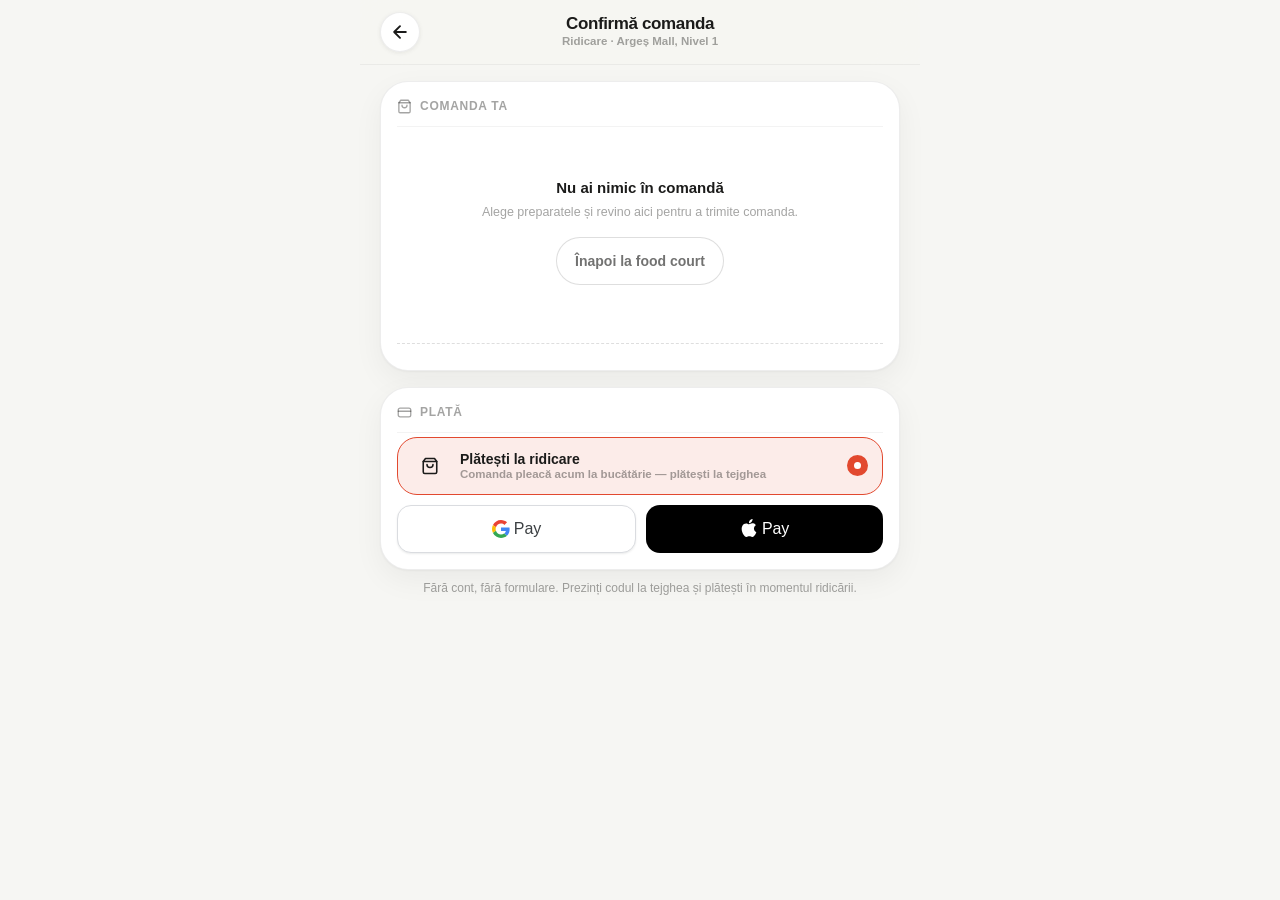
<file: checkout.html>
<!doctype html>
<html lang="ro">
<head>
  <meta charset="utf-8" />
  <meta name="viewport" content="width=device-width, initial-scale=1, viewport-fit=cover" />
  <meta name="theme-color" content="#F6F6F3" />
  <link rel="icon" href="assets/logo.svg" type="image/svg+xml" />
  <title>Confirmă comanda — Muncho Food Court</title>
  <link rel="stylesheet" href="css/main.css?v=40" />
</head>
<body data-page="checkout">

<div class="wrap">
  <header class="site-head">
    <div class="brand-row" style="margin-bottom:0;">
      <a href="index.html" class="round-btn" aria-label="Înapoi la meniu">
        <svg viewBox="0 0 24 24" width="20" height="20" fill="none" stroke="currentColor" stroke-width="2.3" stroke-linecap="round" stroke-linejoin="round"><path d="M19 12H5M12 19l-7-7 7-7"/></svg>
      </a>
      <div style="text-align:center;flex:1;">
        <h2 style="font-size:17px;">Confirmă comanda</h2>
        <p style="font-size:11.5px;color:var(--ink-3);font-weight:700;">Ridicare · Argeș Mall, Nivel 1</p>
      </div>
      <a href="index.html" class="round-btn" style="opacity:0;pointer-events:none;" tabindex="-1" aria-hidden="true">
        <svg viewBox="0 0 24 24" width="20" height="20"></svg>
      </a>
    </div>
  </header>

  <main style="padding-bottom:140px;">
    <div id="booking-form">

      <!-- 1 · The order -->
      <section class="page-pad" style="padding-top:16px;" aria-label="Preparatele comandate">
        <div class="card">
          <div class="card-head">
            <svg viewBox="0 0 24 24" width="15" height="15" fill="none" stroke="currentColor" stroke-width="2.1" stroke-linecap="round" stroke-linejoin="round"><path d="M6 2 3 6v14a2 2 0 0 0 2 2h14a2 2 0 0 0 2-2V6l-3-4z"/><path d="M3 6h18M16 10a4 4 0 0 1-8 0"/></svg>
            Comanda ta
          </div>
          <div id="checkout-items"></div>
          <div class="totals num" id="checkout-totals"></div>
        </div>
      </section>

      <!-- 2 · Instant-to-kitchen note (no hour reservation — the order goes out now) -->
      <section class="page-pad" aria-label="Trimite la bucătărie" style="padding-top:8px;">
        <div class="instant-mount" id="instant-box"></div>
      </section>

      <!-- 3 · Payment -->
      <section class="page-pad" aria-label="Modalitate de plată" style="padding-top:8px;">
        <div class="card">
          <div class="card-head">
            <svg viewBox="0 0 24 24" width="15" height="15" fill="none" stroke="currentColor" stroke-width="2.1" stroke-linecap="round" stroke-linejoin="round"><rect x="2" y="5" width="20" height="14" rx="3"/><path d="M2 10h20"/></svg>
            Plată
          </div>

          <div class="pay-list" id="pay-options" role="radiogroup" aria-label="Alege metoda de plată"></div>

          <!-- Google Pay real sheet mount (TEST) -->
          <!-- Wallet buttons — always visible; the real Google Pay sheet
               opens on tap, Apple Pay explains itself when unavailable -->
          <div class="wallet-row">
            <button type="button" class="gpay-btn" data-action="google-pay" aria-label="Plătește cu Google Pay">
              <svg viewBox="0 0 48 48" width="18" height="18" aria-hidden="true"><path fill="#EA4335" d="M24 9.5c3.54 0 6.71 1.22 9.21 3.6l6.85-6.85C35.9 2.38 30.47 0 24 0 14.62 0 6.51 5.38 2.56 13.22l7.98 6.19C12.43 13.72 17.74 9.5 24 9.5z"/><path fill="#4285F4" d="M46.98 24.55c0-1.57-.15-3.09-.38-4.55H24v9.02h12.94c-.58 2.96-2.26 5.48-4.78 7.18l7.73 6c4.51-4.18 7.09-10.36 7.09-17.65z"/><path fill="#FBBC05" d="M10.53 28.59c-.48-1.45-.76-2.99-.76-4.59s.27-3.14.76-4.59l-7.98-6.19C.92 16.46 0 20.12 0 24c0 3.88.92 7.54 2.56 10.78l7.97-6.19z"/><path fill="#34A853" d="M24 48c6.48 0 11.93-2.13 15.89-5.81l-7.73-6c-2.15 1.45-4.92 2.3-8.16 2.3-6.26 0-11.57-4.22-13.47-9.91l-7.98 6.19C6.51 42.62 14.62 48 24 48z"/></svg>
              <span class="gp-word">Pay</span>
            </button>
            <button type="button" class="applepay-btn" data-action="apple-pay" aria-label="Plătește cu Apple Pay">
              <svg viewBox="0 0 24 24" width="18" height="18" fill="currentColor" aria-hidden="true"><path d="M12.152 6.896c-.948 0-2.415-1.078-3.96-1.04-2.04.027-3.91 1.183-4.961 3.014-2.117 3.675-.546 9.103 1.519 12.09 1.013 1.454 2.208 3.09 3.792 3.03 1.52-.065 2.09-.987 3.935-.987 1.831 0 2.35.987 3.96.948 1.637-.026 2.676-1.48 3.676-2.948 1.156-1.688 1.636-3.325 1.662-3.415-.039-.013-3.182-1.221-3.22-4.857-.026-3.04 2.48-4.494 2.597-4.559-1.429-2.09-3.623-2.324-4.39-2.376-2-.156-3.675 1.09-4.61 1.1zM15.53 3.83c.843-1.012 1.4-2.427 1.245-3.83-1.207.052-2.662.805-3.532 1.818-.78.896-1.454 2.338-1.273 3.714 1.338.104 2.715-.688 3.559-1.701"/></svg>
              <span class="ap-word">Pay</span>
            </button>
          </div>

          <div id="pay-error" class="pay-error" hidden role="alert" style="margin-top:10px;"></div>
        </div>
      </section>

      <p class="page-pad" style="padding:10px 26px 0;font-size:12px;color:var(--ink-3);text-align:center;">
        Fără cont, fără formulare. Prezinți codul la tejghea și plătești în momentul ridicării.
      </p>
    </div>

    <!-- Post-order confirmation -->
    <div id="booking-success" hidden>
      <section class="page-pad" style="padding-top:12px;">
        <div class="card success-hero">
          <div class="success-badge">
            <svg viewBox="0 0 24 24" width="32" height="32" fill="none" stroke="currentColor" stroke-width="3" stroke-linecap="round" stroke-linejoin="round"><path d="M20 6L9 17l-5-5"/></svg>
          </div>
          <div class="success-kicker">Comandă confirmată</div>
          <div class="success-code num" id="final-code">#M-100</div>
          <p class="success-sub">Prezintă codul la casa din <strong>Argeș Mall Food Court</strong></p>

          <div class="ticket-qr num" id="order-qr" aria-label="Cod QR pentru casa de plată"></div>

          <div class="pickup-pill">
            <svg viewBox="0 0 24 24" width="15" height="15" fill="none" stroke="currentColor" stroke-width="2.2" stroke-linecap="round" stroke-linejoin="round"><circle cx="12" cy="12" r="9"/><path d="M12 7v5l3 2"/></svg>
            <span id="pickup-slot-label">Gata în ~20 min</span>
          </div>
          <p class="countdown num" id="slot-countdown" aria-live="polite"></p>
        </div>

        <div class="card" style="margin-top:12px;">
          <div class="card-head">
            <svg viewBox="0 0 24 24" width="15" height="15" fill="none" stroke="currentColor" stroke-width="2.1" stroke-linecap="round" stroke-linejoin="round"><path d="M4 2v20l2-1.5 2 1.5 2-1.5 2 1.5 2-1.5 2 1.5 2-1.5 2 1.5V2l-2 1.5L16 2l-2 1.5L12 2l-2 1.5L8 2 6 3.5 4 2z"/></svg>
            Sumar
          </div>
          <div id="success-summary"></div>

          <div class="totals" style="border-top-style:solid;">
            <div class="trow grand"><span>Total de plată la ridicare</span><span class="num" id="success-total">—</span></div>
          </div>

          <div class="info-note" style="margin-top:14px;" id="dispatch-note" aria-live="polite">
            Se trimite tichetul la bucătărie…
          </div>
        </div>

        <!-- Status timeline -->
        <section class="card timeline" aria-label="Cum se pregătește comanda">
          <ol>
            <li class="tl-step done">
              <span class="tl-dot">✓</span>
              <div class="tl-body"><strong>Trimisă la bucătărie</strong><span id="tl-time">—</span></div>
            </li>
            <li class="tl-step now">
              <span class="tl-dot">2</span>
              <div class="tl-body"><strong>În pregătire</strong><span>Bucătarul are deja tichetul tău</span></div>
            </li>
            <li class="tl-step">
              <span class="tl-dot">3</span>
              <div class="tl-body"><strong id="tl-slot">Gata de ridicare</strong><span>Prezinți codul · plătești la casă</span></div>
            </li>
          </ol>
        </section>

        <div style="padding:14px 0 0;">
          <button type="button" class="btn-primary" style="width:100%;height:48px;border-radius:999px;" data-action="go-home">Înapoi la meniu</button>
        </div>
      </section>
    </div>
  </main>

  <!-- Sticky booking CTA -->
  <div class="checkout-dock" id="checkout-dock">
    <button type="button" class="btn-primary" id="btn-reserve" data-action="submit-order">Trimite în bucătărie</button>
  </div>

  <div class="toast" id="toast" role="status" aria-live="polite"></div>
</div>

<script src="js/menu.generated.js?v=3"></script>
<script src="js/config.js?v=4"></script>
<script src="js/data.js?v=5"></script>
<script src="js/sapori-bridge.js?v=2"></script>
<script src="js/qrcode.min.js?v=1"></script>
<script src="js/payment.js?v=5"></script>
<script src="js/dispatch.js?v=1"></script>
<script src="js/app.js?v=41"></script>
</body>
</html>
</file>
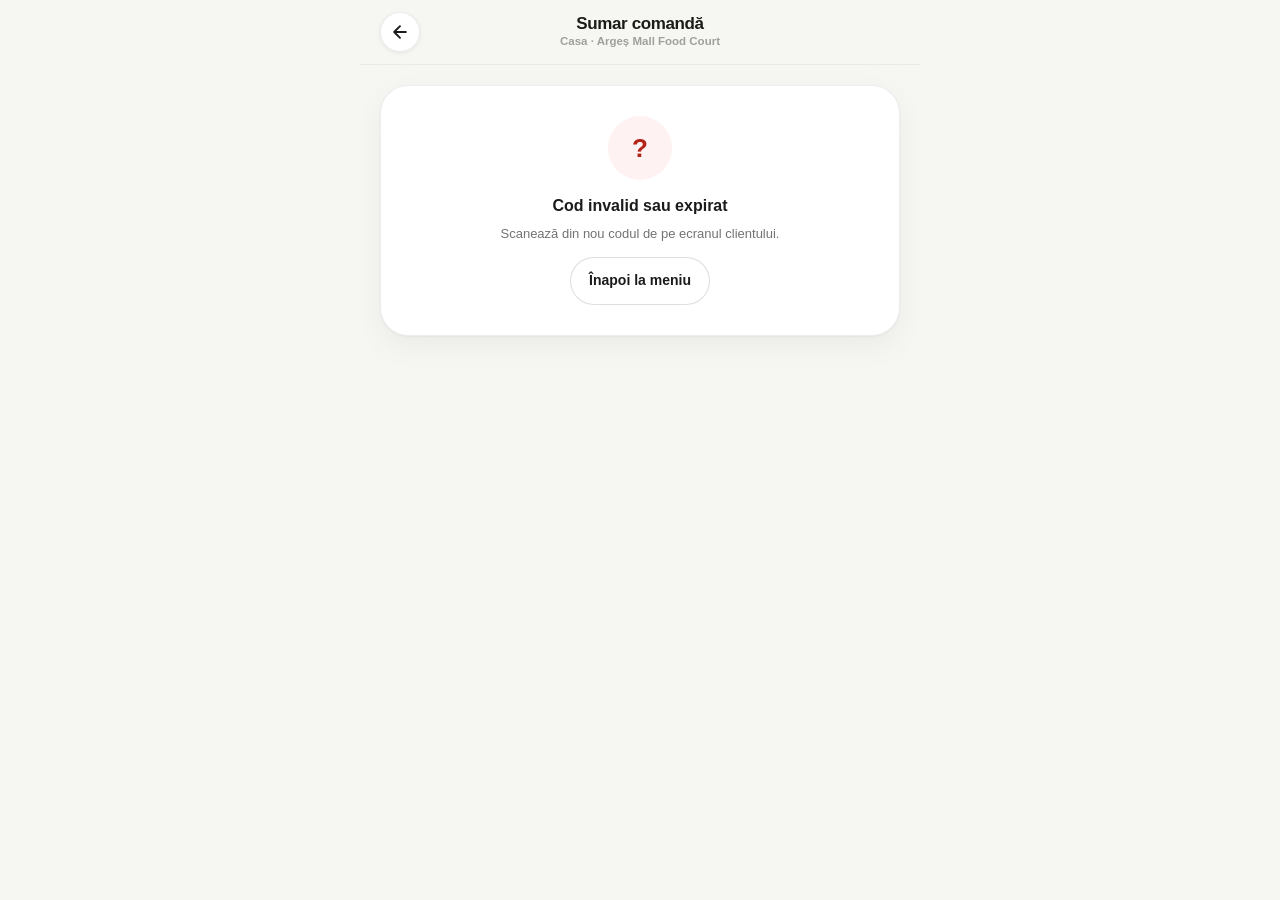
<file: comanda.html>
<!doctype html>
<html lang="ro">
<head>
  <meta charset="utf-8" />
  <meta name="viewport" content="width=device-width, initial-scale=1, viewport-fit=cover" />
  <meta name="theme-color" content="#F6F6F3" />
  <link rel="icon" href="assets/logo.svg" type="image/svg+xml" />
  <title>Sumar Comandă — Muncho Food Court</title>
  <link rel="stylesheet" href="css/main.css?v=40" />
</head>
<body data-page="ticket">
<div class="wrap">
  <header class="site-head">
    <div class="brand-row" style="margin-bottom:0;">
      <a href="index.html" class="round-btn" aria-label="Înapoi">
        <svg viewBox="0 0 24 24" width="20" height="20" fill="none" stroke="currentColor" stroke-width="2.3" stroke-linecap="round" stroke-linejoin="round"><path d="M19 12H5M12 19l-7-7 7-7"/></svg>
      </a>
      <div style="text-align:center;flex:1;">
        <h2 style="font-size:17px;">Sumar comandă</h2>
        <p style="font-size:11.5px;color:var(--ink-3);font-weight:700;">Casa · Argeș Mall Food Court</p>
      </div>
      <span class="round-btn" style="opacity:0;" aria-hidden="true"></span>
    </div>
  </header>

  <main style="padding-bottom:60px;">
    <div id="ticket-error" hidden>
      <section class="page-pad" style="padding-top:20px;">
        <div class="card" style="text-align:center;padding:30px 18px;">
          <div style="width:64px;height:64px;border-radius:50%;background:var(--danger-soft);color:var(--danger);display:grid;place-items:center;margin:0 auto 14px;font-size:26px;font-weight:800;">?</div>
          <p style="font-weight:800;font-size:16px;margin-bottom:6px;">Cod invalid sau expirat</p>
          <p style="font-size:13px;color:var(--ink-2);">Scanează din nou codul de pe ecranul clientului.</p>
          <a href="index.html" class="btn-secondary" style="display:inline-flex;margin-top:14px;">Înapoi la meniu</a>
        </div>
      </section>
    </div>

    <div id="ticket-card" hidden>
      <section class="page-pad" style="padding-top:16px;">
        <div class="card" style="text-align:center;">
          <div class="card-head" style="justify-content:center;">
            <svg viewBox="0 0 24 24" width="15" height="15" fill="none" stroke="currentColor" stroke-width="2.1" stroke-linecap="round" stroke-linejoin="round"><path d="M4 2v20l2-1.5 2 1.5 2-1.5 2 1.5 2-1.5 2 1.5 2-1.5 2 1.5V2l-2 1.5L16 2l-2 1.5L12 2l-2 1.5L8 2 6 3.5 4 2z"/></svg>
            De plătit la casă
          </div>

          <div class="success-code num" id="ticket-code" style="font-size:46px;">#M-100</div>
          <div id="ticket-date" class="countdown" style="margin-top:6px;margin-bottom:4px;"></div>

          <div class="pickup-pill" id="ticket-slot-pill">
            <svg viewBox="0 0 24 24" width="15" height="15" fill="none" stroke="currentColor" stroke-width="2.2" stroke-linecap="round" stroke-linejoin="round"><circle cx="12" cy="12" r="9"/><path d="M12 7v5l3 2"/></svg>
            <span id="ticket-slot">Ridicare: —</span>
          </div>
        </div>

        <div class="card" style="margin-top:12px;">
          <div class="card-head">
            <svg viewBox="0 0 24 24" width="15" height="15" fill="none" stroke="currentColor" stroke-width="2.1" stroke-linecap="round" stroke-linejoin="round"><path d="M6 2 3 6v14a2 2 0 0 0 2 2h14a2 2 0 0 0 2-2V6l-3-4z"/><path d="M3 6h18M16 10a4 4 0 0 1-8 0"/></svg>
            Preparate comandate
          </div>
          <div id="ticket-items"></div>
          <div class="totals">
            <div class="trow grand"><span>Total de încasat</span><span class="num" id="ticket-total">—</span></div>
          </div>
          <div class="paid-row" id="ticket-method" aria-label="Metoda de plată"></div>
        </div>
      </section>
    </div>
  </main>
</div>

<script>
(function () {
  'use strict';

  function esc(s) {
    return String(s == null ? '' : s)
      .replace(/&/g, '&amp;').replace(/</g, '&lt;')
      .replace(/>/g, '&gt;').replace(/"/g, '&quot;');
  }

  function decodeTicket() {
    try {
      const hash = location.hash || '';
      const m = hash.match(/[#&]o=([A-Za-z0-9\-_]+)/);
      if (!m) return null;
      const b64 = m[1].replace(/-/g, '+').replace(/_/g, '/');
      const json = decodeURIComponent(escape(window.atob(b64)));
      const o = JSON.parse(json);
      if (!o || !o.c || !Array.isArray(o.i)) return null;
      return o;
    } catch (e) {
      return null;
    }
  }

  function money(v) {
    return Number(v || 0).toFixed(2).replace('.', ',') + ' lei';
  }

  const t = decodeTicket();
  if (!t) {
    document.getElementById('ticket-error').hidden = false;
    return;
  }

  document.getElementById('ticket-card').hidden = false;
  document.getElementById('ticket-code').textContent = '#' + t.c;
  document.getElementById('ticket-date').textContent = t.d || '';

  const slotPill = document.getElementById('ticket-slot-pill');
  if (t.e) {
    document.getElementById('ticket-slot').textContent = 'Gata în ~' + t.e + ' min';
  } else if (t.s) {
    document.getElementById('ticket-slot').textContent = 'Ridicare: ' + t.s; // older tickets
  } else {
    slotPill.style.display = 'none';
  }

  document.getElementById('ticket-items').innerHTML = t.i.map(function (row) {
    const title = row[0], qty = row[1], price = row[2];
    return '<div class="rowline">' +
      '<div class="grow"><strong>' + esc(title) + '</strong><span>cantitate: × ' + esc(qty) + '</span></div>' +
      '<span class="num amount">' + money(price * qty) + '</span>' +
    '</div>';
  }).join('');

  document.getElementById('ticket-total').textContent = money(t.t);

  const methodLabel = {
    TEJ: 'Plată la ridicare', 'GOOGLE PAY': 'Google Pay', 'APPLE PAY': 'Apple Pay',
    STRIPE: 'Card (Stripe)', CASH: 'Numerar', SAVE: 'Plată la ridicare'
  }[t.m] || t.m || 'Plată la ridicare';
  document.getElementById('ticket-method').innerHTML =
    '<svg viewBox="0 0 24 24" width="16" height="16" fill="none" stroke="currentColor" stroke-width="2.4" stroke-linecap="round" stroke-linejoin="round"><path d="M20 6L9 17l-5-5"/></svg>' +
    '<span>' + esc(methodLabel) + '</span>';
})();
</script>
</body>
</html>
</file>
<file: css/main.css>
/* ============================================================================
   Muncho — Design System
   Apple design language (materials, response, restraint) × M3 Expressive
   (expressive radii, calm tonal surface, one confident accent) —
   tuned to feel like Glovo / Uber Eats built by Apple: browse, book a slot,
   pay when you arrive.
   ========================================================================== */

:root {
  color-scheme: light;

  /* -- Surfaces ------------------------------------------------------------ */
  --paper: #F6F6F3;              /* warm page ground */
  --surface: #FFFFFF;           /* cards */
  --surface-2: #F1F1ED;         /* recessed wells, search fields */
  --scrim: rgba(20, 20, 19, 0.34);

  /* -- Ink ----------------------------------------------------------------- */
  --ink: #1B1B1A;               /* primary text */
  --ink-2: rgba(27, 27, 26, 0.62);   /* secondary */
  --ink-3: rgba(27, 27, 26, 0.40);   /* tertiary / hints */
  --hairline: rgba(27, 27, 26, 0.08);
  --hairline-strong: rgba(27, 27, 26, 0.14);

  /* -- Accent (tomato — appetite, booking, "reserve") ----------------------- */
  --accent: #E2492F;
  --accent-press: #C63C25;
  --accent-soft: rgba(226, 73, 47, 0.10);
  --on-accent: #FFFFFF;

  --amber: #B45309;             /* ratings */
  --green: #1E7B4D;             /* success */
  --danger: #B42318;
  --danger-soft: #FEF3F2;

  /* -- Raters (M3E) -------------------------------------------------------- */
  --r-xs: 10px;
  --r-sm: 14px;
  --r-md: 20px;
  --r-lg: 28px;                 /* expressive card radius */
  --r-pill: 999px;

  /* -- Elevation ----------------------------------------------------------- */
  --shadow-card: 0 1px 2px rgba(27, 27, 26, 0.04), 0 10px 30px rgba(27, 27, 26, 0.05);
  --shadow-float: 0 4px 10px rgba(27, 27, 26, 0.10), 0 16px 40px rgba(27, 27, 26, 0.16);
  --shadow-sheet: 0 -12px 44px rgba(27, 27, 26, 0.22);

  /* -- Motion -------------------------------------------------------------- */
  --spring-out: cubic-bezier(0.34, 1.30, 0.64, 1);   /* sheets enter: tiny overshoot */
  --ease-out: cubic-bezier(0.22, 0.61, 0.36, 1);     /* entrances */
  --press-dur: 110ms;

  /* -- Materials ----------------------------------------------------------- */
  --blur: saturate(180%) blur(20px);

  /* -- Layout -------------------------------------------------------------- */
  --page-max: 560px;
  --rail-gap: 12px;
  --tabbar-h: 64px;

  --font: -apple-system, BlinkMacSystemFont, "SF Pro Text", "Segoe UI", Roboto,
          "Helvetica Neue", Arial, sans-serif;

  /* -- Legacy aliases (comanda.html inline styles still reference) ---------- */
  --text-main: var(--ink);
  --text-sub: var(--ink-2);
  --text-muted: var(--ink-3);
  --glass-border: var(--hairline);
  --r-md-alias: var(--r-md);
}

/* ============================================================================
   Base
   ========================================================================== */

* { box-sizing: border-box; }

html {
  -webkit-text-size-adjust: 100%;
}

body {
  margin: 0;
  font-family: var(--font);
  font-size: 15px;
  line-height: 1.47;                       /* comfortable body leading */
  color: var(--ink);
  background: var(--paper);
  -webkit-font-smoothing: antialiased;
  text-rendering: optimizeLegibility;
  overscroll-behavior-y: none;
}

h1, h2, h3, h4 {
  margin: 0;
  font-weight: 800;
  letter-spacing: -0.022em;                /* tighter as type grows */
  line-height: 1.16;
}

p { margin: 0; }

img { display: block; }

button {
  font-family: inherit;
  color: inherit;
  border: 0;
  background: none;
  padding: 0;
  cursor: pointer;
  -webkit-tap-highlight-color: transparent;
}

a { color: inherit; text-decoration: none; -webkit-tap-highlight-color: transparent; }

input {
  font-family: inherit;
  font-size: 16px;                         /* ≥16 prevents iOS zoom */
  color: var(--ink);
  border: 0;
  background: transparent;
  outline: none;
  min-width: 0;
}
input::placeholder { color: var(--ink-3); }

.num {
  font-variant-numeric: tabular-nums;      /* money never jitters */
  letter-spacing: 0;
}

.wrap {
  max-width: var(--page-max);
  margin: 0 auto;
  min-height: 100dvh;
  background: var(--paper);
  position: relative;
}

main {
  display: block;
  padding-bottom: calc(var(--tabbar-h) + env(safe-area-inset-bottom, 0px) + 96px);
}

:focus-visible {
  outline: 2.5px solid var(--accent);
  outline-offset: 2px;
  border-radius: 6px;
}

.sr-only {
  position: absolute;
  width: 1px; height: 1px;
  clip-path: inset(50%);
  overflow: hidden;
  white-space: nowrap;
}

/* Instant response: everything pressable reacts on touch-down (§1 Response).
   NOTE: only ever transform the pressed element itself — a :active rule on an
   ancestor removes that ancestor's own transform too (e.g. a centering
   translateX), which teleports the container mid-tap and makes the tap miss. */
.tap,
button,
a {
  transition: transform var(--press-dur) ease-out, opacity var(--press-dur) ease-out;
}
button:active, .tap:active, .pressable:active { transform: scale(0.97); }

/* ============================================================================
   Header — a translucent material, content scrolls beneath it (§12)
   ========================================================================== */

.site-head {
  position: sticky;
  top: 0;
  z-index: 40;
  background: color-mix(in srgb, var(--paper) 78%, transparent);
  -webkit-backdrop-filter: var(--blur);
  backdrop-filter: var(--blur);
  border-bottom: 1px solid rgba(27, 27, 26, 0.05);
  padding: calc(12px + env(safe-area-inset-top, 0px)) 20px 12px;
}

.head-scrolled .site-head { border-bottom-color: var(--hairline); }

/* Brand row */
.brand-row {
  display: flex;
  align-items: center;
  justify-content: space-between;
  gap: 12px;
  margin-bottom: 12px;
}

.brand {
  display: inline-flex;
  align-items: center;
  gap: 9px;
  font-size: 21px;
  font-weight: 800;
  letter-spacing: -0.03em;
}
.brand-mark {
  width: 30px; height: 30px;
  border-radius: 9px;
  background: var(--accent);
  display: grid;
  place-items: center;
  color: var(--on-accent);
  flex: none;
}
.brand-mark svg { width: 17px; height: 17px; }

/* Location pill (Glovo familiarity) */
.loc-pill {
  display: inline-flex;
  align-items: center;
  gap: 6px;
  height: 38px;
  padding: 0 14px;
  border-radius: var(--r-pill);
  background: var(--surface);
  border: 1px solid var(--hairline);
  box-shadow: 0 1px 3px rgba(27, 27, 26, 0.05);
  font-size: 13.5px;
  font-weight: 700;
  color: var(--ink);
  max-width: 62%;
}
.loc-pill svg { flex: none; color: var(--accent); }
.loc-pill span {
  overflow: hidden;
  text-overflow: ellipsis;
  white-space: nowrap;
}
.loc-pill .chev { color: var(--ink-3); }

/* Search — recessed well, always calm */
.search {
  display: flex;
  align-items: center;
  gap: 9px;
  height: 46px;
  padding: 0 8px 0 15px;
  border-radius: var(--r-md);
  background: var(--surface-2);
  border: 1px solid transparent;
  transition: border-color 160ms ease-out;
}
.search:focus-within {
  border-color: var(--hairline-strong);
  background: var(--surface);
  box-shadow: var(--shadow-card);
}
.search svg { flex: none; color: var(--ink-3); }
.search input { flex: 1; height: 100%; }
.search input::-webkit-search-cancel-button { display: none; }

.search-clear {
  width: 32px; height: 32px;
  border-radius: 50%;
  display: none;
  place-items: center;
  color: var(--ink-3);
  font-size: 19px;
}
.search.has-text .search-clear { display: grid; }

/* Category chips rail */
.chips {
  display: flex;
  gap: 8px;
  overflow-x: auto;
  scrollbar-width: none;
  padding: 12px 20px 14px;
  margin: 0 -20px 0;
  scroll-snap-type: x proximity;
  /* snapport must match the visual padding or the first chip snaps flush to the edge */
  scroll-padding-inline: 20px;
}
.chips::-webkit-scrollbar { display: none; }

.chip {
  flex: none;
  scroll-snap-align: start;
  height: 40px;
  padding: 0 17px;
  border-radius: var(--r-pill);
  background: var(--surface);
  border: 1px solid var(--hairline);
  font-size: 13.5px;
  font-weight: 700;
  color: var(--ink-2);
  display: inline-flex;
  align-items: center;
  gap: 6px;
  transition: background 160ms ease-out, color 160ms ease-out, border-color 160ms ease-out;
}
.chip svg { width: 15px; height: 15px; }
.chip.on {
  background: var(--ink);
  border-color: var(--ink);
  color: var(--paper);
}

/* Sticky section rail on merchant page */
.chips.sticky {
  position: sticky;
  top: calc(var(--head-h, 0px) + env(safe-area-inset-top, 0px));
  z-index: 30;
  background: color-mix(in srgb, var(--paper) 82%, transparent);
  -webkit-backdrop-filter: var(--blur);
  backdrop-filter: var(--blur);
  border-bottom: 1px solid rgba(27, 27, 26, 0.05);
  padding-top: 10px;
  margin-top: 0;
}

/* ============================================================================
   Sections & typography rhythm
   ========================================================================== */

.page-pad { padding-inline: 20px; }

.sec-head {
  display: flex;
  align-items: baseline;
  justify-content: space-between;
  gap: 12px;
  padding: 22px 20px 12px;
}
.sec-head h2 { font-size: 20px; }
.sec-sub { font-size: 12.5px; font-weight: 700; color: var(--ink-3); letter-spacing: 0.01em; }
.sec-sub.wide { white-space: nowrap; }

/* Menu sections on the merchant page: head + lead row + grid */
#venue-menu [data-section] {
  display: flex;
  flex-direction: column;
  gap: 14px;
  padding-top: 2px;
}
#venue-menu [data-section] .sec-head { padding-top: 10px; }
#venue-menu .sec-head { padding-top: 10px; }

/* Lead row of a merchant section — roomy anatomy, contrast to the grid */
.vlead {
  display: grid;
  grid-template-columns: 1fr 112px;
  gap: 12px;
  margin: 0 20px;
  background: var(--surface);
  border: 1px solid var(--hairline);
  border-radius: var(--r-lg);
  box-shadow: var(--shadow-card);
  padding: 13px;
  position: relative;   /* anchors .fav-btn over the photo */
}
.vlead .fav-btn { top: 8px; right: 8px; }
.vl-copy { min-width: 0; display: flex; flex-direction: column; }
.dish-flag {
  display: inline-flex;
  align-self: flex-start;
  padding: 3px 9px;
  border-radius: var(--r-pill);
  background: var(--accent-soft);
  color: var(--accent);
  font-size: 10px;
  font-weight: 800;
  letter-spacing: 0.02em;
}
.vl-title { font-size: 15px; font-weight: 800; line-height: 1.3; margin-top: 6px; }
.vl-desc {
  margin-top: 4px;
  font-size: 12px;
  line-height: 1.45;
  color: var(--ink-2);
  display: -webkit-box;
  -webkit-line-clamp: 3;
  -webkit-box-orient: vertical;
  overflow: hidden;
  max-height: 4.35em;
}
.vl-foot {
  display: flex;
  align-items: center;
  justify-content: space-between;
  gap: 8px;
  margin-top: auto;
  padding-top: 10px;
}
.vl-price { font-size: 16px; font-weight: 800; white-space: nowrap; }
.vl-price small { font-size: 10px; color: var(--ink-3); font-weight: 700; }
.vl-media {
  position: relative;
  width: 112px;
  height: 112px;
  border-radius: var(--r-md);
  overflow: hidden;
  background: var(--surface-2);
}
.vl-media img { width: 100%; height: 100%; object-fit: cover; display: block; }

/* ============================================================================
   Venue cards — horizontal rail (Glovo "stores" row)
   ========================================================================== */

.venues-rail {
  display: flex;
  gap: var(--rail-gap);
  overflow-x: auto;
  scrollbar-width: none;
  padding: 2px 20px 8px;
  scroll-snap-type: x mandatory;
}
.venues-rail::-webkit-scrollbar { display: none; }

.venue-card {
  flex: none;
  width: 236px;
  scroll-snap-align: start;
  background: var(--surface);
  border: 1px solid var(--hairline);
  border-radius: var(--r-lg);
  box-shadow: var(--shadow-card);
  overflow: hidden;
  display: block;
  scroll-margin-top: 200px;
  scroll-margin-bottom: 220px;
}
.venue-card:active { transform: scale(0.985); }

.venue-cover {
  position: relative;
  aspect-ratio: 16 / 10;
  background: var(--surface-2);
  overflow: hidden;
}
.venue-cover img { width: 100%; height: 100%; object-fit: cover; }

.venue-flag {
  position: absolute;
  top: 10px; left: 10px;
  padding: 5px 10px;
  border-radius: var(--r-pill);
  background: rgba(255, 255, 255, 0.92);
  -webkit-backdrop-filter: blur(8px);
  backdrop-filter: blur(8px);
  font-size: 10.5px;
  font-weight: 800;
  letter-spacing: 0.03em;
  text-transform: uppercase;
  color: var(--ink);
}
.venue-eta {
  position: absolute;
  bottom: 10px; right: 10px;
  padding: 5px 10px;
  border-radius: var(--r-pill);
  background: rgba(20, 20, 19, 0.66);
  -webkit-backdrop-filter: blur(8px);
  backdrop-filter: blur(8px);
  color: #fff;
  font-size: 11px;
  font-weight: 800;
  font-variant-numeric: tabular-nums;
}

.venue-body { padding: 13px 15px 15px; }
.venue-body h3 { font-size: 16px; margin-bottom: 3px; }
.venue-cat {
  font-size: 12px;
  color: var(--ink-2);
  white-space: nowrap;
  overflow: hidden;
  text-overflow: ellipsis;
}
.venue-stats {
  display: flex;
  align-items: center;
  gap: 5px;
  margin-top: 9px;
  font-size: 12.5px;
  font-weight: 700;
}
.venue-stats svg { width: 13px; height: 13px; color: var(--amber); }
.venue-stats .muted { color: var(--ink-3); font-weight: 600; }

/* ============================================================================
   Editorial feed — variable card shapes, brand overlay, separators
   ========================================================================== */

.feed-blocks { display: flex; flex-direction: column; gap: 22px; padding: 4px 0 0; }

/* Every card exposes the control-refresh anchor and scroll clearance */
[data-card] {
  scroll-margin-top: 200px;
  scroll-margin-bottom: 220px;
}

/* Brand logo integrated in every dish photo */
.media-brand {
  position: absolute;
  left: 7px; bottom: 7px;
  width: 58px; height: 58px;
  border-radius: 50%;
  overflow: hidden;
  border: 3px solid #fff;
  box-shadow: 0 2px 10px rgba(20, 20, 19, 0.32);
  background: var(--surface-2);
  z-index: 2;
}
.media-brand img { width: 100%; height: 100%; object-fit: cover; display: block; }
.media-brand.sm { width: 42px; height: 42px; left: 6px; bottom: 6px; border-width: 2.5px; }

/* Soft gradient veil so badges/brand stay legible on bright photos */
.media-veil {
  position: absolute;
  inset: auto 0 0 0;
  height: 42%;
  background: linear-gradient(180deg, rgba(20,20,19,0) 0%, rgba(20,20,19,0.12) 100%);
  z-index: 1;
}

/* 1 · Featured duo — two confidence-first cards side by side */
.feature-duo {
  display: grid;
  grid-template-columns: 1fr 1fr;
  gap: 10px;
  padding: 0 20px;
  align-items: stretch;
}
.feature-card {
  display: flex;
  flex-direction: column;
  background: var(--surface);
  border: 1px solid var(--hairline);
  border-radius: var(--r-lg);
  box-shadow: var(--shadow-card);
  overflow: hidden;
  min-width: 0;
  position: relative; /* anchors .fav-btn over the photo */
}
.feature-card .fav-btn, .grid-card .fav-btn { top: 8px; right: 8px; }
.feature-card .press { text-align: left; min-width: 0; display: block; }
.f-media {
  display: block;
  position: relative;
  aspect-ratio: 4 / 3.2;
  background: var(--surface-2);
}
.f-media > img { position: absolute; inset: 0; width: 100%; height: 100%; object-fit: cover; }
.f-badge {
  position: absolute;
  top: 7px; left: 7px;
  padding: 3px 8px;
  border-radius: var(--r-pill);
  background: var(--accent);
  color: #fff;
  font-size: 9.5px;
  font-weight: 800;
  letter-spacing: 0.04em;
  text-transform: uppercase;
  z-index: 3;
  max-width: calc(100% - 20px);
  white-space: nowrap;
  overflow: hidden;
  text-overflow: ellipsis;
}
.f-copy { display: block; padding: 9px 11px 2px; }
.f-title {
  font-size: 13.5px;
  font-weight: 800;
  line-height: 1.28;
  display: -webkit-box;
  -webkit-line-clamp: 2;
  -webkit-box-orient: vertical;
  overflow: hidden;
}
.f-venue {
  display: block;
  margin-top: 3px;
  font-size: 10px;
  font-weight: 700;
  color: var(--ink-3);
  white-space: nowrap;
  overflow: hidden;
  text-overflow: ellipsis;
}
.f-foot, .t-foot, .g-foot {
  display: flex;
  align-items: center;
  justify-content: space-between;
  gap: 6px;
  padding: 7px 11px 11px;
  margin-top: auto;
}
.f-price { font-size: 15.5px; font-weight: 800; white-space: nowrap; }
.f-price small, .t-price small, .g-price small { font-size: 9.5px; color: var(--ink-3); font-weight: 700; }
/* steppers shrink gracefully in the narrow two-up shape */
.feature-card .stepper { height: 30px; transform-origin: right bottom; }
.feature-card .stepper button { width: 30px; height: 30px; font-size: 15px; }
.feature-card .add-btn { height: 30px; padding: 0 12px; font-size: 12px; }

/* 2 · Venue jumps — circular brand rail, nonlinear shortcut layer */
.vj-rail {
  display: flex;
  gap: 10px;
  overflow-x: auto;
  scrollbar-width: none;
  padding: 2px 20px;
}
.vj-rail::-webkit-scrollbar { display: none; }
.vj {
  flex: none;
  display: flex;
  flex-direction: column;
  align-items: center;
  gap: 6px;
  width: 84px;
  animation: rise 560ms var(--spring-out) both;
}
.vj-logo {
  width: 62px; height: 62px;
  border-radius: 50%;
  overflow: hidden;
  border: 2px solid var(--surface);
  box-shadow: var(--shadow-card), 0 0 0 1px var(--hairline);
  background: var(--surface-2);
  transition: transform var(--press-dur) ease-out;
}
.vj-logo img { width: 100%; height: 100%; object-fit: cover; display: block; }
.vj:active .vj-logo { transform: scale(0.94); }
.vj-name {
  font-size: 10.5px;
  font-weight: 700;
  line-height: 1.25;
  text-align: center;
  display: -webkit-box;
  -webkit-line-clamp: 2;
  -webkit-box-orient: vertical;
  overflow: hidden;
}
.vj-eta { font-size: 9.5px; color: var(--ink-3); font-weight: 700; }

/* 3 · Scroll rail — square tiles */
.tile-rail {
  display: flex;
  gap: 10px;
  overflow-x: auto;
  scrollbar-width: none;
  padding: 2px 20px;
  scroll-snap-type: x proximity;
  scroll-padding-inline: 20px;
}
.tile-rail::-webkit-scrollbar { display: none; }
.tile {
  flex: none;
  width: 150px;
  scroll-snap-align: start;
  display: flex;
  flex-direction: column;
  background: var(--surface);
  border: 1px solid var(--hairline);
  border-radius: var(--r-lg);
  box-shadow: var(--shadow-card);
  overflow: hidden;
  min-width: 0;
}
.tile .press { text-align: left; min-width: 0; display: block; }
.t-media { display: block; position: relative; aspect-ratio: 1 / 1; background: var(--surface-2); }
.t-media > img { position: absolute; inset: 0; width: 100%; height: 100%; object-fit: cover; }
.t-copy { display: block; padding: 8px 10px 2px; }
.t-title {
  font-size: 12.5px;
  font-weight: 800;
  line-height: 1.28;
  display: -webkit-box;
  -webkit-line-clamp: 2;
  -webkit-box-orient: vertical;
  overflow: hidden;
}
.t-venue {
  display: block;
  margin-top: 2px;
  font-size: 9.5px;
  font-weight: 700;
  color: var(--ink-3);
  white-space: nowrap;
  overflow: hidden;
  text-overflow: ellipsis;
}
.t-price, .g-price { font-size: 13.5px; font-weight: 800; white-space: nowrap; }
.tile .stepper { height: 28px; }
.tile .stepper button { width: 28px; height: 28px; font-size: 14px; }
.tile .add-btn { height: 28px; padding: 0 10px; font-size: 11.5px; }

/* 4 · Compact 2-up grid — the dense scanning layer */
.dish-grid {
  display: grid;
  grid-template-columns: 1fr 1fr;
  gap: 10px;
  padding: 0 20px;
  align-items: stretch;
}
.grid-card {
  display: flex;
  flex-direction: column;
  background: var(--surface);
  border: 1px solid var(--hairline);
  border-radius: var(--r-lg);
  box-shadow: var(--shadow-card);
  overflow: hidden;
  min-width: 0;
  position: relative; /* anchors .fav-btn over the photo */
}
.grid-card .press { text-align: left; min-width: 0; display: block; }
.g-media { display: block; position: relative; aspect-ratio: 1 / 1; background: var(--surface-2); }
.g-media > img { position: absolute; inset: 0; width: 100%; height: 100%; object-fit: cover; }
.g-copy { display: block; padding: 8px 10px 2px; }
.g-venue {
  display: block;
  font-size: 9px;
  font-weight: 800;
  letter-spacing: 0.04em;
  text-transform: uppercase;
  color: var(--ink-3);
  white-space: nowrap;
  overflow: hidden;
  text-overflow: ellipsis;
}
.g-title {
  display: -webkit-box;
  -webkit-line-clamp: 2;
  -webkit-box-orient: vertical;
  overflow: hidden;
  font-size: 12.5px;
  font-weight: 800;
  line-height: 1.28;
  margin-top: 2px;
}
.grid-card .stepper { height: 28px; }
.grid-card .stepper button { width: 28px; height: 28px; font-size: 14px; }
.grid-card .add-btn { height: 28px; padding: 0 10px; font-size: 11.5px; }

/* Dynamic list rhythm — composed ROWS, not loose tiles: equal pairs of
   squares, pairs of tall tiles, and three kinds of full-width cards
   (banner photo-first, horizontal strip, mirrored strip). No two rows
   of the same kind follow each other, so sections never answer to
   flattened variation. */
.dish-grid { grid-auto-flow: dense; }

.grid-card.tall .g-media { aspect-ratio: 4 / 4.7; }
.grid-card.tall .g-copy .g-title { -webkit-line-clamp: 3; font-size: 13px; }
.g-desc {
  display: -webkit-box;
  -webkit-line-clamp: 2;
  -webkit-box-orient: vertical;
  overflow: hidden;
  margin-top: 3px;
  font-size: 10.5px;
  line-height: 1.35;
  color: var(--ink-2);
}
.grid-card.tall .g-desc { -webkit-line-clamp: 3; }

.grid-card.span2 { grid-column: 1 / -1; }

/* Banner — full-width editorial card: big photo on top, copy below */
.grid-card.banner .g-media { aspect-ratio: 1.65 / 1; }
.grid-card.banner .g-copy { padding: 6px 12px 4px; }
.grid-card.banner .g-copy .g-title { font-size: 15px; -webkit-line-clamp: 2; }
.grid-card.banner .g-desc { font-size: 11px; }

/* Strip — full-width horizontal card: media column + copy; .rev mirrors */
.grid-card.span2.strip .press.w-press {
  display: grid;
  grid-template-columns: 118px 1fr;
  min-height: 116px;
}
.grid-card.span2.strip.rev .press.w-press { grid-template-columns: 1fr 118px; }
.grid-card.span2.strip.rev .press.w-press .g-media { order: 2; }
.grid-card.span2.strip .g-media { position: relative; aspect-ratio: auto; min-height: 116px; }
.grid-card.span2 .reg-copy {
  display: flex;
  flex-direction: column;
  justify-content: center;
  gap: 2px;
  padding: 10px 44px 10px 12px;
  min-width: 0;
  text-align: left;
}
/* price + add row sits under the copy column, never under the media */
.grid-card.strip .g-foot { padding-left: 129px; }
.grid-card.strip.rev .g-foot { padding-left: 11px; padding-right: 129px; }
.w-desc {
  display: -webkit-box;
  -webkit-line-clamp: 2;
  -webkit-box-orient: vertical;
  overflow: hidden;
  margin-top: 2px;
  font-size: 11px;
  line-height: 1.4;
  color: var(--ink-2);
}

/* Separator with label — the rhythm layer between distinct blocks */
.stream-sep {
  display: flex;
  align-items: center;
  gap: 12px;
  padding: 0 20px;
  margin-top: 2px;
}
.stream-sep::before, .stream-sep::after {
  content: "";
  height: 1px;
  background: var(--hairline);
  flex: 1;
}
.stream-sep span {
  font-size: 10px;
  font-weight: 800;
  letter-spacing: 0.09em;
  text-transform: uppercase;
  color: var(--ink-3);
  white-space: nowrap;
}

/* Favorite heart — status feedback, never a blocker */
.fav-btn {
  position: absolute;
  top: 6px; right: 6px;
  width: 30px; height: 30px;
  padding: 0;
  border-radius: 50%;
  display: grid;
  place-items: center;
  background: rgba(255, 255, 255, 0.88);
  -webkit-backdrop-filter: blur(6px);
  backdrop-filter: blur(6px);
  color: var(--ink-2);
  z-index: 3;
  transition: transform var(--press-dur) ease-out;
}
.fav-btn.on { color: var(--accent); }
.fav-btn.on svg { fill: var(--accent); }

/* ============================================================================
   Stepper + Add button (the tray commit point)
   ========================================================================== */

.stepper {
  display: inline-flex;
  align-items: center;
  height: 36px;
  border-radius: var(--r-pill);
  background: var(--accent-soft);
  overflow: hidden;
}
.stepper button {
  width: 36px; height: 36px;
  display: grid;
  place-items: center;
  font-size: 17px;
  font-weight: 700;
  color: var(--accent);
}
.stepper button:active { background: rgba(226, 73, 47, 0.12); }
.stepper .qv {
  min-width: 22px;
  text-align: center;
  font-weight: 800;
  font-size: 14px;
}

.add-btn {
  height: 36px;
  padding: 0 16px;
  border-radius: var(--r-pill);
  background: var(--accent);
  color: var(--on-accent);
  font-size: 13.5px;
  font-weight: 800;
  display: inline-flex;
  align-items: center;
  gap: 5px;
}
.add-btn:active { background: var(--accent-press); }

/* Icon-only round action (back, close) */
.round-btn {
  width: 40px; height: 40px;
  border-radius: 50%;
  display: inline-grid;
  place-items: center;
  background: var(--surface);
  border: 1px solid var(--hairline);
  box-shadow: 0 1px 4px rgba(27, 27, 26, 0.08);
  color: var(--ink);
}
.round-btn.on-glass {
  background: rgba(255, 255, 255, 0.9);
  -webkit-backdrop-filter: blur(10px);
  backdrop-filter: blur(10px);
}

/* ============================================================================
   Tab bar — floating capsule material
   ========================================================================== */

.tabbar {
  position: fixed;
  inset-inline: 0;
  margin-inline: auto;
  bottom: max(12px, env(safe-area-inset-bottom, 0px));
  z-index: 44;
  width: min(calc(100% - 40px), 340px);
  height: var(--tabbar-h);
  border-radius: var(--r-pill);
  background: color-mix(in srgb, var(--surface) 88%, transparent);
  -webkit-backdrop-filter: var(--blur);
  backdrop-filter: var(--blur);
  border: 1px solid rgba(27, 27, 26, 0.06);
  box-shadow: var(--shadow-float);
  display: grid;
  grid-template-columns: repeat(4, 1fr);
  align-items: stretch;
  padding: 6px;
  pointer-events: none;   /* dead zones pass taps through to content beneath */
}
.tabbar.three { grid-template-columns: repeat(3, 1fr); }
.tabbar > * { pointer-events: auto; }
.tab {
  position: relative;
  display: inline-flex;
  flex-direction: column;
  align-items: center;
  justify-content: center;
  gap: 3px;
  border-radius: var(--r-pill);
  color: var(--ink-3);
  font-size: 10px;
  font-weight: 700;
  letter-spacing: 0.01em;
}
.tab svg { width: 20px; height: 20px; }
.tab.on {
  color: var(--ink);
  background: rgba(27, 27, 26, 0.06);
}
/* Cart / orders indicator — one subtle dot at the icon's top-right */
.tab .bub {
  position: absolute;
  top: 6px;
  right: calc(50% - 15px);
  width: 7px;
  height: 7px;
  border-radius: 50%;
  background: var(--accent);
  box-shadow: 0 0 0 2.5px var(--surface);
  font-size: 0;      /* a dot carries meaning, not a number */
}
.tab .bub.ping { animation: dot-ping 460ms var(--spring-out); }
@keyframes dot-ping {
  0% { transform: scale(0.4); }
  55% { transform: scale(1.65); }
  100% { transform: scale(1); }
}
.tab .bub[hidden] { display: none; }
}

/* ============================================================================
   Bottom sheets — materialized, drag-dismissible, spring entrance (§4, §12)
   ========================================================================== */

.sheet-scrim {
  position: fixed;
  inset: 0;
  z-index: 60;
  background: var(--scrim);
  opacity: 0;
  pointer-events: none;
  transition: opacity 240ms ease-out;
}
.sheet-scrim.dim { opacity: 1; pointer-events: auto; }

.sheet {
  position: fixed;
  inset-inline: 0;
  margin-inline: auto;
  bottom: 0;
  z-index: 61;
  width: 100%;
  max-width: var(--page-max);
  max-height: min(86dvh, 780px);
  background: var(--surface);
  border-radius: var(--r-lg) var(--r-lg) 0 0;
  box-shadow: var(--shadow-sheet);
  display: flex;
  flex-direction: column;
  /* enter/exit driven by translate — start from where it is (§3) */
  translate: 0 102%;
  transition: translate 420ms var(--spring-out);
  padding-bottom: env(safe-area-inset-bottom, 0px);
  will-change: translate;
}
.sheet.up { translate: 0 0; }

/* While the user drags, JS freezes the transition so tracking is 1:1 (§2) */
.sheet.dragging { transition: none; }

.sheet-grip {
  padding: 9px 0 1px;
  display: grid;
  place-items: center;
  touch-action: none;
  cursor: grab;
  flex: none;
}
.sheet-grip::before {
  content: "";
  width: 40px; height: 4.5px;
  border-radius: 99px;
  background: rgba(27, 27, 26, 0.16);
}

.sheet-head {
  display: flex;
  align-items: center;
  justify-content: space-between;
  gap: 10px;
  padding: 8px 20px 12px;
  flex: none;
}
.sheet-head h3 { font-size: 19px; }

.sheet-body {
  overflow-y: auto;
  overscroll-behavior: contain;
  padding: 0 20px 16px;
  -webkit-overflow-scrolling: touch;
}
.sheet-foot {
  flex: none;
  border-top: 1px solid var(--hairline);
  padding: 14px 20px 16px;
  background: var(--surface);
}
.sheet-foot .row {
  display: flex;
  justify-content: space-between;
  align-items: baseline;
  margin-bottom: 12px;
}
.sheet-foot .row .lbl { font-size: 13.5px; color: var(--ink-2); font-weight: 700; }
.sheet-foot .row .val { font-size: 19px; font-weight: 800; }

/* Sheet list rows (cart items) */
.rowline {
  display: flex;
  align-items: center;
  gap: 12px;
  padding: 11px 0;
  border-bottom: 1px solid rgba(27, 27, 26, 0.05);
}
.rowline img {
  width: 48px; height: 48px;
  border-radius: var(--r-xs);
  object-fit: cover;
  flex: none;
  background: var(--surface-2);
}
.rowline .grow { flex: 1; min-width: 0; }
.rowline .grow strong {
  display: block;
  font-size: 14px;
  white-space: nowrap; overflow: hidden; text-overflow: ellipsis;
}
.rowline .grow span { font-size: 12px; color: var(--ink-3); font-weight: 600; }
.rowline .amount { font-size: 14px; font-weight: 800; }

/* Right column of a cart row: steppers + line amount */
.row-ctl {
  display: flex;
  flex-direction: column;
  align-items: flex-end;
  gap: 5px;
  flex: none;
}
.row-ctl .stepper { height: 30px; }
.row-ctl .stepper button { width: 30px; height: 30px; font-size: 15px; }
.row-ctl .add-btn { height: 30px; padding: 0 12px; font-size: 12px; }
.cart-sheet-row + .cart-sheet-row { border-top: 0; }

/* ============================================================================
   Primary / secondary CTA buttons
   ========================================================================== */

.btn-primary {
  width: 100%;
  height: 54px;
  border-radius: var(--r-md);
  background: var(--accent);
  color: var(--on-accent);
  font-size: 16px;
  font-weight: 800;
  display: inline-flex;
  align-items: center;
  justify-content: center;
  gap: 8px;
}
.btn-primary:active { background: var(--accent-press); }
.btn-primary:disabled {
  background: rgba(27, 27, 26, 0.12);
  color: var(--ink-3);
}

.btn-secondary {
  height: 48px;
  padding: 0 18px;
  border-radius: var(--r-pill);
  background: var(--surface);
  border: 1.5px solid var(--hairline-strong);
  font-size: 14px;
  font-weight: 800;
  display: inline-flex;
  align-items: center;
  justify-content: center;
  gap: 8px;
}
.btn-secondary:active { background: var(--surface-2); }

/* ============================================================================
   Instant-to-kitchen card (replaces the slot picker)
   ========================================================================== */

.instant-card {
  background: var(--surface);
  border: 1px solid var(--hairline);
  border-radius: var(--r-lg);
  box-shadow: var(--shadow-card);
  padding: 14px;
  display: flex;
  align-items: flex-start;
  gap: 12px;
}
.instant-badge {
  flex: none;
  width: 36px; height: 36px;
  border-radius: 50%;
  background: var(--accent-soft);
  color: var(--accent);
  display: grid;
  place-items: center;
}
.instant-copy { min-width: 0; }
.instant-copy strong { display: block; font-size: 14px; }
.instant-copy span {
  display: block;
  margin-top: 3px;
  font-size: 12px;
  line-height: 1.45;
  color: var(--ink-2);
}

/* ============================================================================
   Payment — option list (radio group)
   ========================================================================== */

.pay-list { display: flex; flex-direction: column; gap: 10px; }

/* Wallet buttons — official marks, always side by side.
   Google Pay: white pill with the 4-colour G · Apple Pay: black pill with the
   white apple. Both 48px, same radius, equal halves of the row. */
.wallet-row {
  display: flex;
  gap: 10px;
  margin-top: 10px;
}
.wallet-row .gpay-btn,
.wallet-row .applepay-btn {
  flex: 1;
  min-width: 0;
  display: flex;
  align-items: center;
  justify-content: center;
  gap: 4px;
  height: 48px;
  border-radius: 14px;
  cursor: pointer;
}
.gpay-btn {
  background: #fff;
  color: #3C4043;
  border: 1px solid #DADCE0;
  box-shadow: 0 1px 2px rgba(60, 64, 67, 0.10);
}
.gpay-btn svg { flex: none; }
.gpay-btn .gp-word { font-size: 16px; font-weight: 500; letter-spacing: 0; }
.gpay-btn:active { background: #F8F9FA; }

.applepay-btn {
  background: #000;
  color: #fff;
  border: none;
}
.applepay-btn svg { flex: none; margin-top: -2px; }
.applepay-btn .ap-word {
  font-size: 16px;
  font-weight: 500;
  letter-spacing: -0.2px;
  /* Pay inside the system font stack keeps the mark close to the official one */
  font-family: -apple-system, BlinkMacSystemFont, 'SF Pro Text', 'Segoe UI', Roboto, sans-serif;
}
.applepay-btn:active { opacity: 0.85; }

.pay-opt {
  display: flex;
  align-items: center;
  gap: 12px;
  width: 100%;
  min-height: 58px;
  padding: 10px 14px;
  border-radius: var(--r-md);
  background: var(--surface);
  border: 1.5px solid var(--hairline);
  text-align: left;
}
.pay-opt .pi { flex: none; width: 36px; height: 36px; display: grid; place-items: center; }
.pay-opt .pt { flex: 1; min-width: 0; }
.pay-opt .pt strong { display: block; font-size: 14px; font-weight: 800; }
.pay-opt .pt span { display: block; font-size: 11.5px; color: var(--ink-3); font-weight: 600; margin-top: 1px; }
.pay-opt .mark {
  flex: none;
  width: 21px; height: 21px;
  border-radius: 50%;
  border: 2px solid var(--hairline-strong);
  display: grid;
  place-items: center;
}
.pay-opt.on { border-color: var(--accent); background: var(--accent-soft); }
.pay-opt.on .mark { border-color: var(--accent); background: var(--accent); }
.pay-opt.on .mark::after {
  content: "";
  width: 7px; height: 7px;
  border-radius: 50%;
  background: #fff;
}

.gpay-slot, .apay-slot { margin-bottom: 2px; }

.pay-error {
  font-size: 12.5px;
  font-weight: 600;
  color: var(--danger);
  background: var(--danger-soft);
  border: 1px solid #FECDCA;
  border-radius: var(--r-sm);
  padding: 10px 12px;
}

/* ============================================================================
   Cards (checkout / ticket)
   ========================================================================== */

.card {
  background: var(--surface);
  border: 1px solid var(--hairline);
  border-radius: var(--r-lg);
  box-shadow: var(--shadow-card);
  padding: 16px;
}
.card + .card, .slot-card + .card, .card + .slot-card { margin-top: 12px; }

.card-head {
  display: flex;
  align-items: center;
  gap: 8px;
  font-size: 12px;
  font-weight: 800;
  letter-spacing: 0.06em;
  text-transform: uppercase;
  color: var(--ink-3);
  padding-bottom: 10px;
  border-bottom: 1px solid rgba(27, 27, 26, 0.05);
  margin-bottom: 4px;
}
.card-head svg { width: 15px; height: 15px; }

.totals { margin-top: 12px; padding-top: 10px; border-top: 1px dashed var(--hairline-strong); }
.totals .trow {
  display: flex;
  justify-content: space-between;
  font-size: 13px;
  color: var(--ink-2);
  padding: 3px 0;
}
.totals .trow.grand {
  font-size: 16.5px;
  font-weight: 800;
  color: var(--ink);
  padding-top: 9px;
  margin-top: 5px;
  border-top: 1px solid var(--hairline);
}

/* Sticky checkout CTA */
.checkout-dock {
  position: fixed;
  inset-inline: 0;
  margin-inline: auto; /* centered without transform — transform removal on :active broke real taps */
  bottom: 0;
  z-index: 43;
  width: 100%;
  max-width: var(--page-max);
  padding: 12px 20px calc(12px + env(safe-area-inset-bottom, 0px));
  background: color-mix(in srgb, var(--paper) 86%, transparent);
  -webkit-backdrop-filter: var(--blur);
  backdrop-filter: var(--blur);
  border-top: 1px solid rgba(27, 27, 26, 0.05);
}

/* Success screen */
.success-hero { text-align: center; padding: 26px 18px 8px; }
.success-badge {
  width: 72px; height: 72px;
  border-radius: 50%;
  background: var(--green);
  color: #fff;
  display: grid;
  place-items: center;
  margin: 0 auto 18px;
  box-shadow: 0 10px 26px rgba(30, 123, 77, 0.35);
  animation: pop 420ms var(--spring-out) 80ms both;
}
@keyframes pop {
  from { scale: 0.4; opacity: 0; }
  to { scale: 1; opacity: 1; }
}
.success-kicker {
  font-size: 12px;
  font-weight: 800;
  letter-spacing: 0.08em;
  text-transform: uppercase;
  color: var(--ink-2);
}
.success-code {
  font-size: 40px;
  font-weight: 800;
  letter-spacing: -0.03em;
  margin: 3px 0 2px;
}
.success-sub { font-size: 13.5px; color: var(--ink-2); }

.ticket-qr {
  display: inline-grid;
  place-items: center;
  background: #fff;
  border: 2.5px solid var(--ink);
  border-radius: var(--r-md);
  padding: 12px;
  margin: 18px auto 8px;
  box-shadow: var(--shadow-card);
}

.pickup-pill {
  display: inline-flex;
  align-items: center;
  gap: 7px;
  height: 40px;
  padding: 0 16px;
  border-radius: var(--r-pill);
  background: var(--accent-soft);
  color: var(--accent);
  font-size: 14px;
  font-weight: 800;
  margin: 8px auto 2px;
}
.pickup-pill svg { width: 15px; height: 15px; }

.countdown {
  margin-top: 10px;
  font-size: 12.5px;
  font-weight: 700;
  color: var(--ink-2);
  font-variant-numeric: tabular-nums;
}

/* Status timeline — M3E progress with animated fill */
.timeline { margin: 22px 6px 4px; }
.timeline ol {
  list-style: none;
  margin: 0;
  padding: 0;
  display: grid;
  gap: 0;
}
.tl-step {
  position: relative;
  display: grid;
  grid-template-columns: 30px 1fr;
  gap: 12px;
  padding-bottom: 20px;
}
.tl-step::before {
  content: "";
  position: absolute;
  left: 14.5px;
  top: 30px;
  bottom: 0;
  width: 2px;
  border-radius: 2px;
  background: rgba(27, 27, 26, 0.10);
}
.tl-step:last-child { padding-bottom: 0; }
.tl-step:last-child::before { display: none; }
.tl-dot {
  width: 30px; height: 30px;
  border-radius: 50%;
  display: grid;
  place-items: center;
  font-size: 12px;
  font-weight: 800;
  background: rgba(27, 27, 26, 0.06);
  color: var(--ink-3);
  position: relative;
  z-index: 1;
}
.tl-step.done .tl-dot { background: var(--ink); color: var(--paper); }
.tl-step.now .tl-dot {
  background: var(--accent);
  color: var(--on-accent);
  box-shadow: 0 0 0 5px var(--accent-soft);
}
.tl-body strong { display: block; font-size: 13.5px; }
.tl-body span { font-size: 11.5px; color: var(--ink-3); font-weight: 600; }

/* Orders history rows */
.order-row {
  display: block;
  width: 100%;
  text-align: left;
  background: var(--surface);
  border: 1px solid var(--hairline);
  border-radius: var(--r-md);
  padding: 13px 15px;
}
.order-row + .order-row { margin-top: 10px; }
.order-row .top { display: flex; align-items: center; justify-content: space-between; gap: 8px; }
.order-row code {
  font-family: var(--font);
  font-weight: 800;
  font-size: 15px;
}
.order-row .when { font-size: 11.5px; color: var(--ink-3); font-weight: 600; }
.order-row .items { font-size: 12.5px; color: var(--ink-2); margin-top: 4px; }
.order-row .amt { font-size: 14px; font-weight: 800; }

/* Toast — appears without hijacking focus */
.toast {
  position: fixed;
  left: 50%;
  transform: translateX(-50%);
  bottom: calc(var(--tabbar-h) + env(safe-area-inset-bottom, 0px) + 72px);
  z-index: 70;
  max-width: calc(100% - 48px);
  background: var(--ink);
  color: #fff;
  font-size: 13.5px;
  font-weight: 700;
  border-radius: var(--r-pill);
  padding: 12px 18px;
  box-shadow: var(--shadow-float);
  opacity: 0;
  translate: 0 10px;
  pointer-events: none;
  transition: opacity 200ms ease-out, translate 260ms var(--spring-out);
}
.toast.show { opacity: 1; translate: 0 0; }

/* ============================================================================
   Merchant page hero
   ========================================================================== */

.venue-hero {
  position: relative;
  height: 250px;
  background: var(--surface-2);
}
.venue-hero img { width: 100%; height: 100%; object-fit: cover; }
.venue-hero .hero-fade {
  position: absolute;
  inset: 0;
  background: linear-gradient(180deg, rgba(20,20,19,0.34) 0%, rgba(20,20,19,0) 34%);
}
.hero-controls {
  position: absolute;
  top: calc(12px + env(safe-area-inset-top, 0px));
  left: 16px; right: 16px;
  display: flex;
  justify-content: space-between;
  z-index: 5;
}

.venue-intro { padding: 18px 20px 4px; }
.venue-intro .kicker {
  display: flex;
  align-items: center;
  gap: 8px;
  font-size: 12.5px;
  font-weight: 800;
  color: var(--accent);
}
.venue-intro h1 { font-size: 26px; margin: 5px 0 8px; }
.venue-intro .about { font-size: 13.5px; color: var(--ink-2); }

.venue-pillrow {
  display: flex;
  flex-wrap: wrap;
  gap: 8px;
  padding: 14px 20px 2px;
}
.stat-pill {
  display: inline-flex;
  align-items: center;
  gap: 5px;
  height: 34px;
  padding: 0 13px;
  border-radius: var(--r-pill);
  background: var(--surface);
  border: 1px solid var(--hairline);
  font-size: 12.5px;
  font-weight: 700;
}
.stat-pill svg { width: 13px; height: 13px; color: var(--amber); }
.stat-pill svg.plain { color: var(--ink-2); }

.info-note {
  display: flex;
  gap: 10px;
  align-items: flex-start;
  background: var(--surface);
  border: 1px solid var(--hairline);
  border-radius: var(--r-md);
  padding: 13px 15px;
  font-size: 12.5px;
  color: var(--ink-2);
}
.info-note svg { flex: none; color: var(--accent); margin-top: 1px; }
.info-note strong { color: var(--ink); }

/* ============================================================================
   Ticket (cashier) page
   ========================================================================== */

.paid-row {
  display: flex;
  gap: 9px;
  align-items: center;
  justify-content: center;
  margin-top: 14px;
  font-size: 13px;
  font-weight: 700;
  color: var(--ink-2);
}
.paid-row svg { color: var(--green); }

/* ============================================================================
   Header scrolled hairline
   ========================================================================== */

.empty-box {
  text-align: center;
  padding: 46px 20px;
  color: var(--ink-2);
}
.empty-box strong { font-size: 15px; color: var(--ink); display: block; margin-bottom: 4px; }
.empty-box p { font-size: 12.5px; color: var(--ink-3); margin-bottom: 16px; }

/* ============================================================================
   Entrance animation
   ========================================================================== */

.rise {
  animation: rise 380ms var(--ease-out) both;
}
@keyframes rise {
  from { opacity: 0; translate: 0 10px; }
  to { opacity: 1; translate: 0 0; }
}

/* ============================================================================
   Accessibility: honor the three signals (§14)
   ========================================================================== */

@media (prefers-reduced-motion: reduce) {
  * { animation-duration: 0.01ms !important; transition-duration: 0.01ms !important; }
  .rise { animation: none; }
  html { scroll-behavior: auto; }
}

@media (prefers-reduced-transparency: reduce) {
  .site-head, .chips.sticky, .tabbar, .checkout-dock,
  .venue-flag, .venue-eta, .fav-btn, .hero-controls .round-btn {
    background: var(--surface);
    -webkit-backdrop-filter: none;
    backdrop-filter: none;
  }
  .sheet-scrim { background: rgba(20, 20, 19, 0.6); }
}

@media (prefers-contrast: more) {
  :root {
    --hairline: rgba(27, 27, 26, 0.35);
    --hairline-strong: rgba(27, 27, 26, 0.6);
    --ink-3: rgba(27, 27, 26, 0.55);
    --ink-2: rgba(27, 27, 26, 0.8);
  }
  .site-head, .tabbar, .chips.sticky, .checkout-dock {
    -webkit-backdrop-filter: none;
    backdrop-filter: none;
    background: var(--paper);
    border-color: var(--hairline-strong);
  }
}
</file>
